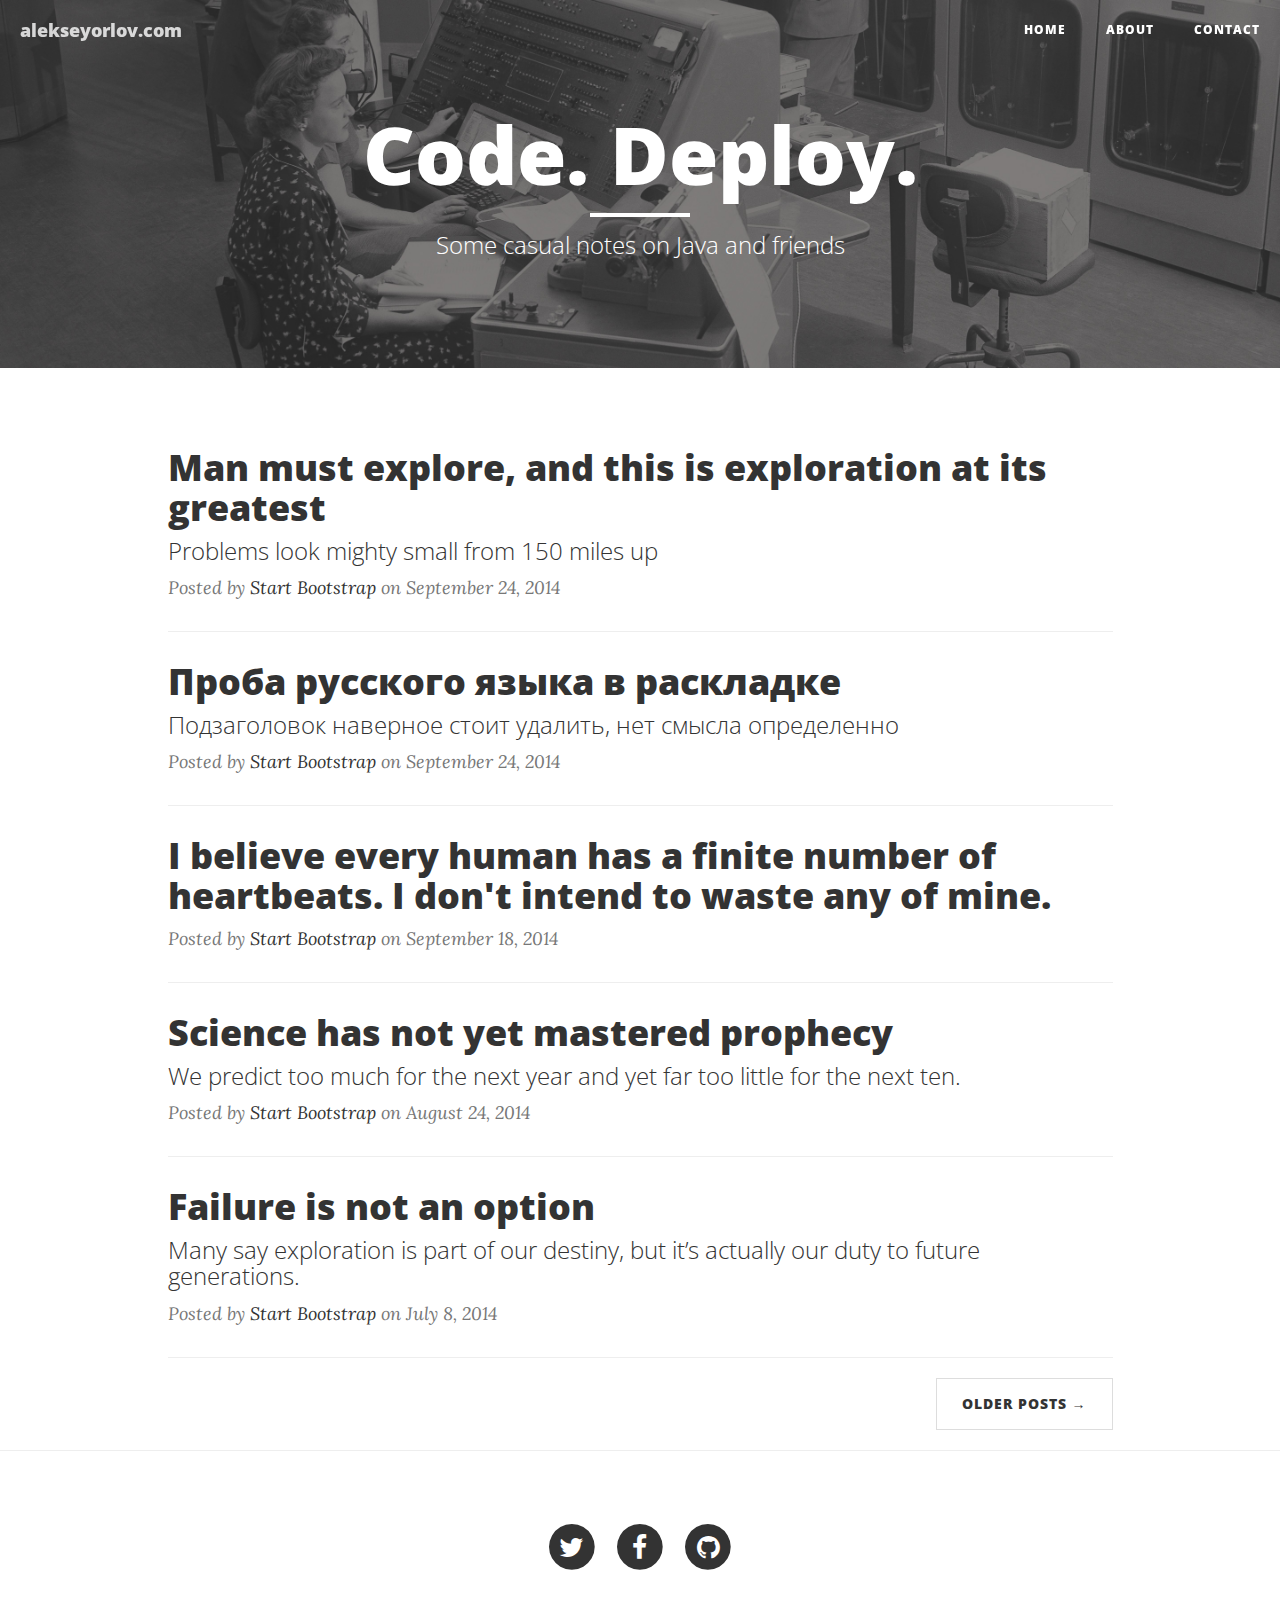
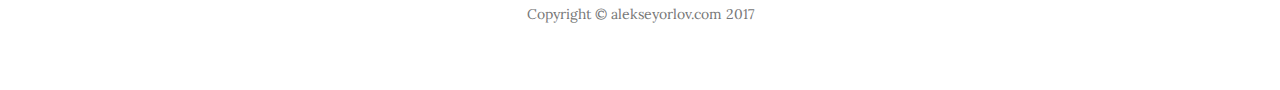
<file: index.html>
<!DOCTYPE html>
<html lang="en">

<head>

    <meta charset="utf-8">
    <meta http-equiv="X-UA-Compatible" content="IE=edge">
    <meta name="viewport" content="width=device-width, initial-scale=1">
    <meta name="description" content="">
    <meta name="author" content="">

    <title>Clean Blog</title>

    <!-- Bootstrap Core CSS -->
    <link href="vendor/bootstrap/css/bootstrap.min.css" rel="stylesheet">

    <!-- Theme CSS -->
    <link href="css/clean-blog.css" rel="stylesheet">

    <!-- Custom Fonts -->
    <link href="vendor/font-awesome/css/font-awesome.min.css" rel="stylesheet" type="text/css">
    <link href='https://fonts.googleapis.com/css?family=Lora:400,700,400italic,700italic' rel='stylesheet' type='text/css'>
    <link href='https://fonts.googleapis.com/css?family=Open+Sans:300italic,400italic,600italic,700italic,800italic,400,300,600,700,800' rel='stylesheet' type='text/css'>

    <!-- HTML5 Shim and Respond.js IE8 support of HTML5 elements and media queries -->
    <!-- WARNING: Respond.js doesn't work if you view the page via file:// -->
    <!--[if lt IE 9]>
        <script src="https://oss.maxcdn.com/libs/html5shiv/3.7.0/html5shiv.js"></script>
        <script src="https://oss.maxcdn.com/libs/respond.js/1.4.2/respond.min.js"></script>
    <![endif]-->

</head>

<body>

    <!-- Navigation -->
    <nav class="navbar navbar-default navbar-custom navbar-fixed-top">
        <div class="container-fluid">
            <!-- Brand and toggle get grouped for better mobile display -->
            <div class="navbar-header page-scroll">
                <button type="button" class="navbar-toggle" data-toggle="collapse" data-target="#bs-example-navbar-collapse-1">
                    <span class="sr-only">Toggle navigation</span>
                    Menu <i class="fa fa-bars"></i>
                </button>
                <a class="navbar-brand" href="index.html">alekseyorlov.com</a>
            </div>

            <!-- Collect the nav links, forms, and other content for toggling -->
            <div class="collapse navbar-collapse" id="bs-example-navbar-collapse-1">
                <ul class="nav navbar-nav navbar-right">
                    <li>
                        <a href="index.html">Home</a>
                    </li>
                    <li>
                        <a href="about.html">About</a>
                    </li>
                    <li>
                        <a href="contact.html">Contact</a>
                    </li>
                </ul>
            </div>
            <!-- /.navbar-collapse -->
        </div>
        <!-- /.container -->
    </nav>

    <!-- Page Header -->
    <!-- Set your background image for this header on the line below. -->
    <header class="intro-header" style="background-image: url('img/home-bg.jpg');">
        <div class="container">
            <div class="row">
                <div class="col-lg-10 col-lg-offset-1 col-md-10 col-md-offset-1">
                    <div class="site-heading">
                        <h1>Code. Deploy.</h1>
                        <hr class="small">
                        <span class="subheading">Some casual notes on Java and friends</span>
                    </div>
                </div>
            </div>
        </div>
    </header>

    <!-- Main Content -->
    <div class="container">
        <div class="row">
            <div class="col-lg-10 col-lg-offset-1 col-md-10 col-md-offset-1">
                <div class="post-preview">
                    <a href="post.html">
                        <h2 class="post-title">
                            Man must explore, and this is exploration at its greatest
                        </h2>
                        <h3 class="post-subtitle">
                            Problems look mighty small from 150 miles up
                        </h3>
                    </a>
                    <p class="post-meta">Posted by <a href="#">Start Bootstrap</a> on September 24, 2014</p>
                </div>
                <hr>
                <div class="post-preview">
                    <a href="post.html">
                        <h2 class="post-title">
                            Проба русского языка в раскладке
                        </h2>
                        <h3 class="post-subtitle">
                            Подзаголовок наверное стоит удалить, нет смысла определенно
                        </h3>
                    </a>
                    <p class="post-meta">Posted by <a href="#">Start Bootstrap</a> on September 24, 2014</p>
                </div>
                <hr>
                <div class="post-preview">
                    <a href="post.html">
                        <h2 class="post-title">
                            I believe every human has a finite number of heartbeats. I don't intend to waste any of mine.
                        </h2>
                    </a>
                    <p class="post-meta">Posted by <a href="#">Start Bootstrap</a> on September 18, 2014</p>
                </div>
                <hr>
                <div class="post-preview">
                    <a href="post.html">
                        <h2 class="post-title">
                            Science has not yet mastered prophecy
                        </h2>
                        <h3 class="post-subtitle">
                            We predict too much for the next year and yet far too little for the next ten.
                        </h3>
                    </a>
                    <p class="post-meta">Posted by <a href="#">Start Bootstrap</a> on August 24, 2014</p>
                </div>
                <hr>
                <div class="post-preview">
                    <a href="post.html">
                        <h2 class="post-title">
                            Failure is not an option
                        </h2>
                        <h3 class="post-subtitle">
                            Many say exploration is part of our destiny, but it’s actually our duty to future generations.
                        </h3>
                    </a>
                    <p class="post-meta">Posted by <a href="#">Start Bootstrap</a> on July 8, 2014</p>
                </div>
                <hr>
                <!-- Pager -->
                <ul class="pager">
                    <li class="next">
                        <a href="#">Older Posts &rarr;</a>
                    </li>
                </ul>
            </div>
        </div>
    </div>

    <hr>

    <!-- Footer -->
    <footer>
        <div class="container">
            <div class="row">
                <div class="col-lg-10 col-lg-offset-1 col-md-10 col-md-offset-1">
                    <ul class="list-inline text-center">
                        <li>
                            <a href="#">
                                <span class="fa-stack fa-lg">
                                    <i class="fa fa-circle fa-stack-2x"></i>
                                    <i class="fa fa-twitter fa-stack-1x fa-inverse"></i>
                                </span>
                            </a>
                        </li>
                        <li>
                            <a href="#">
                                <span class="fa-stack fa-lg">
                                    <i class="fa fa-circle fa-stack-2x"></i>
                                    <i class="fa fa-facebook fa-stack-1x fa-inverse"></i>
                                </span>
                            </a>
                        </li>
                        <li>
                            <a href="#">
                                <span class="fa-stack fa-lg">
                                    <i class="fa fa-circle fa-stack-2x"></i>
                                    <i class="fa fa-github fa-stack-1x fa-inverse"></i>
                                </span>
                            </a>
                        </li>
                    </ul>
                    <p class="copyright text-muted">Copyright &copy; alekseyorlov.com 2017</p>
                </div>
            </div>
        </div>
    </footer>

    <!-- jQuery -->
    <script src="vendor/jquery/jquery.min.js"></script>

    <!-- Bootstrap Core JavaScript -->
    <script src="vendor/bootstrap/js/bootstrap.min.js"></script>

    <!-- Contact Form JavaScript -->
    <script src="js/jqBootstrapValidation.js"></script>
    <script src="js/contact_me.js"></script>

    <!-- Theme JavaScript -->
    <script src="js/clean-blog.min.js"></script>

</body>

</html>
</file>
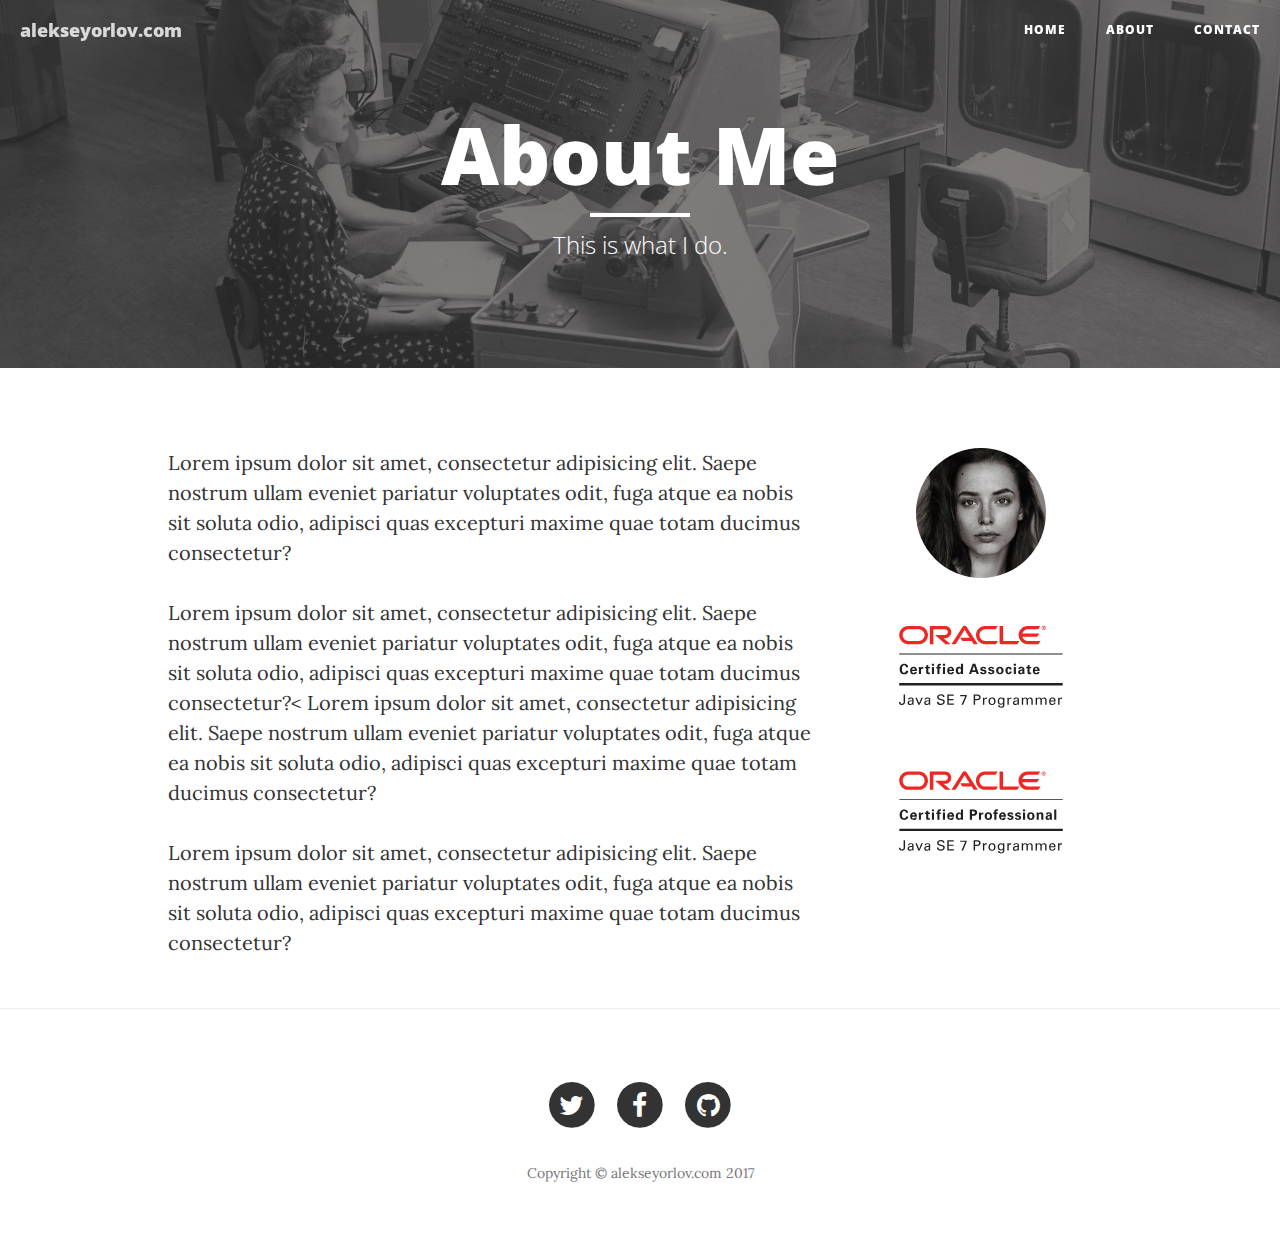
<file: about.html>
<!DOCTYPE html>
<html lang="en">

<head>

    <meta charset="utf-8">
    <meta http-equiv="X-UA-Compatible" content="IE=edge">
    <meta name="viewport" content="width=device-width, initial-scale=1">
    <meta name="description" content="">
    <meta name="author" content="">

    <title>Clean Blog - About</title>

    <!-- Bootstrap Core CSS -->
    <link href="vendor/bootstrap/css/bootstrap.min.css" rel="stylesheet">

    <!-- Theme CSS -->
    <link href="css/clean-blog.css" rel="stylesheet">

    <!-- Custom Fonts -->
    <link href="vendor/font-awesome/css/font-awesome.min.css" rel="stylesheet" type="text/css">
    <link href='https://fonts.googleapis.com/css?family=Lora:400,700,400italic,700italic' rel='stylesheet' type='text/css'>
    <link href='https://fonts.googleapis.com/css?family=Open+Sans:300italic,400italic,600italic,700italic,800italic,400,300,600,700,800' rel='stylesheet' type='text/css'>

    <!-- HTML5 Shim and Respond.js IE8 support of HTML5 elements and media queries -->
    <!-- WARNING: Respond.js doesn't work if you view the page via file:// -->
    <!--[if lt IE 9]>
        <script src="https://oss.maxcdn.com/libs/html5shiv/3.7.0/html5shiv.js"></script>
        <script src="https://oss.maxcdn.com/libs/respond.js/1.4.2/respond.min.js"></script>
    <![endif]-->

</head>

<body>

    <!-- Navigation -->
    <nav class="navbar navbar-default navbar-custom navbar-fixed-top">
        <div class="container-fluid">
            <!-- Brand and toggle get grouped for better mobile display -->
            <div class="navbar-header page-scroll">
                <button type="button" class="navbar-toggle" data-toggle="collapse" data-target="#bs-example-navbar-collapse-1">
                    <span class="sr-only">Toggle navigation</span>
                    Menu <i class="fa fa-bars"></i>
                </button>
                <a class="navbar-brand" href="index.html">alekseyorlov.com</a>
            </div>

            <!-- Collect the nav links, forms, and other content for toggling -->
            <div class="collapse navbar-collapse" id="bs-example-navbar-collapse-1">
                <ul class="nav navbar-nav navbar-right">
                    <li>
                        <a href="index.html">Home</a>
                    </li>
                    <li>
                        <a href="about.html">About</a>
                    </li>
                    <li>
                        <a href="contact.html">Contact</a>
                    </li>
                </ul>
            </div>
            <!-- /.navbar-collapse -->
        </div>
        <!-- /.container -->
    </nav>

    <!-- Page Header -->
    <!-- Set your background image for this header on the line below. -->
    <header class="intro-header" style="background-image: url('img/home-bg.jpg');">
        <div class="container">
            <div class="row">
                <div class="col-lg-10 col-lg-offset-1 col-md-10 col-md-offset-1">
                    <div class="page-heading">
                        <h1>About Me</h1>
                        <hr class="small">
                        <span class="subheading">This is what I do.</span>
                    </div>
                </div>
            </div>
        </div>
    </header>

    <!-- Main Content -->
    <div class="container">
        <!-- <div class="row">
            <div class="col-lg-12">
                <img src="img/avatar.jpg" width="130" height="130" class="img-circle center-block" />
            </div>
        </div> -->
        <div class="row">
            <div class="col-lg-7 col-lg-offset-1 col-md-10 col-md-offset-1">
                <p>Lorem ipsum dolor sit amet, consectetur adipisicing elit. Saepe nostrum ullam eveniet pariatur voluptates odit, fuga atque ea nobis sit soluta odio, adipisci quas excepturi maxime quae totam ducimus consectetur?</p>
                <p>Lorem ipsum dolor sit amet, consectetur adipisicing elit. Saepe nostrum ullam eveniet pariatur voluptates odit, fuga atque ea nobis sit soluta odio, adipisci quas excepturi maxime quae totam ducimus consectetur?<
                Lorem ipsum dolor sit amet, consectetur adipisicing elit. Saepe nostrum ullam eveniet pariatur voluptates odit, fuga atque ea nobis sit soluta odio, adipisci quas excepturi maxime quae totam ducimus consectetur?</p>
                <p>Lorem ipsum dolor sit amet, consectetur adipisicing elit. Saepe nostrum ullam eveniet pariatur voluptates odit, fuga atque ea nobis sit soluta odio, adipisci quas excepturi maxime quae totam ducimus consectetur?</p>
            </div>
            <div class="col-lg-3">
              <p><img src="img/avatar.jpg" width="130" height="130" class="img-circle center-block" /></p>
              <p><img src="img/OCA_JavaSE7Programmer.svg" width="200" class="center-block" /></p>
              <p><img src="img/OCP_JavaSE7Programmer.svg" width="200" class="center-block" /></p>
            </div>
        </div>
    </div>
<hr>

    <!-- Footer -->
    <footer>
        <div class="container">
            <div class="row">
                <div class="col-lg-10 col-lg-offset-1 col-md-10 col-md-offset-1">
                    <ul class="list-inline text-center">
                        <li>
                            <a href="#">
                                <span class="fa-stack fa-lg">
                                    <i class="fa fa-circle fa-stack-2x"></i>
                                    <i class="fa fa-twitter fa-stack-1x fa-inverse"></i>
                                </span>
                            </a>
                        </li>
                        <li>
                            <a href="#">
                                <span class="fa-stack fa-lg">
                                    <i class="fa fa-circle fa-stack-2x"></i>
                                    <i class="fa fa-facebook fa-stack-1x fa-inverse"></i>
                                </span>
                            </a>
                        </li>
                        <li>
                            <a href="#">
                                <span class="fa-stack fa-lg">
                                    <i class="fa fa-circle fa-stack-2x"></i>
                                    <i class="fa fa-github fa-stack-1x fa-inverse"></i>
                                </span>
                            </a>
                        </li>
                    </ul>
                    <p class="copyright text-muted">Copyright &copy; alekseyorlov.com 2017</p>
                </div>
            </div>
        </div>
    </footer>

    <!-- jQuery -->
    <script src="vendor/jquery/jquery.min.js"></script>

    <!-- Bootstrap Core JavaScript -->
    <script src="vendor/bootstrap/js/bootstrap.min.js"></script>

    <!-- Contact Form JavaScript -->
    <script src="js/jqBootstrapValidation.js"></script>
    <script src="js/contact_me.js"></script>

    <!-- Theme JavaScript -->
    <script src="js/clean-blog.min.js"></script>

</body>

</html>
</file>
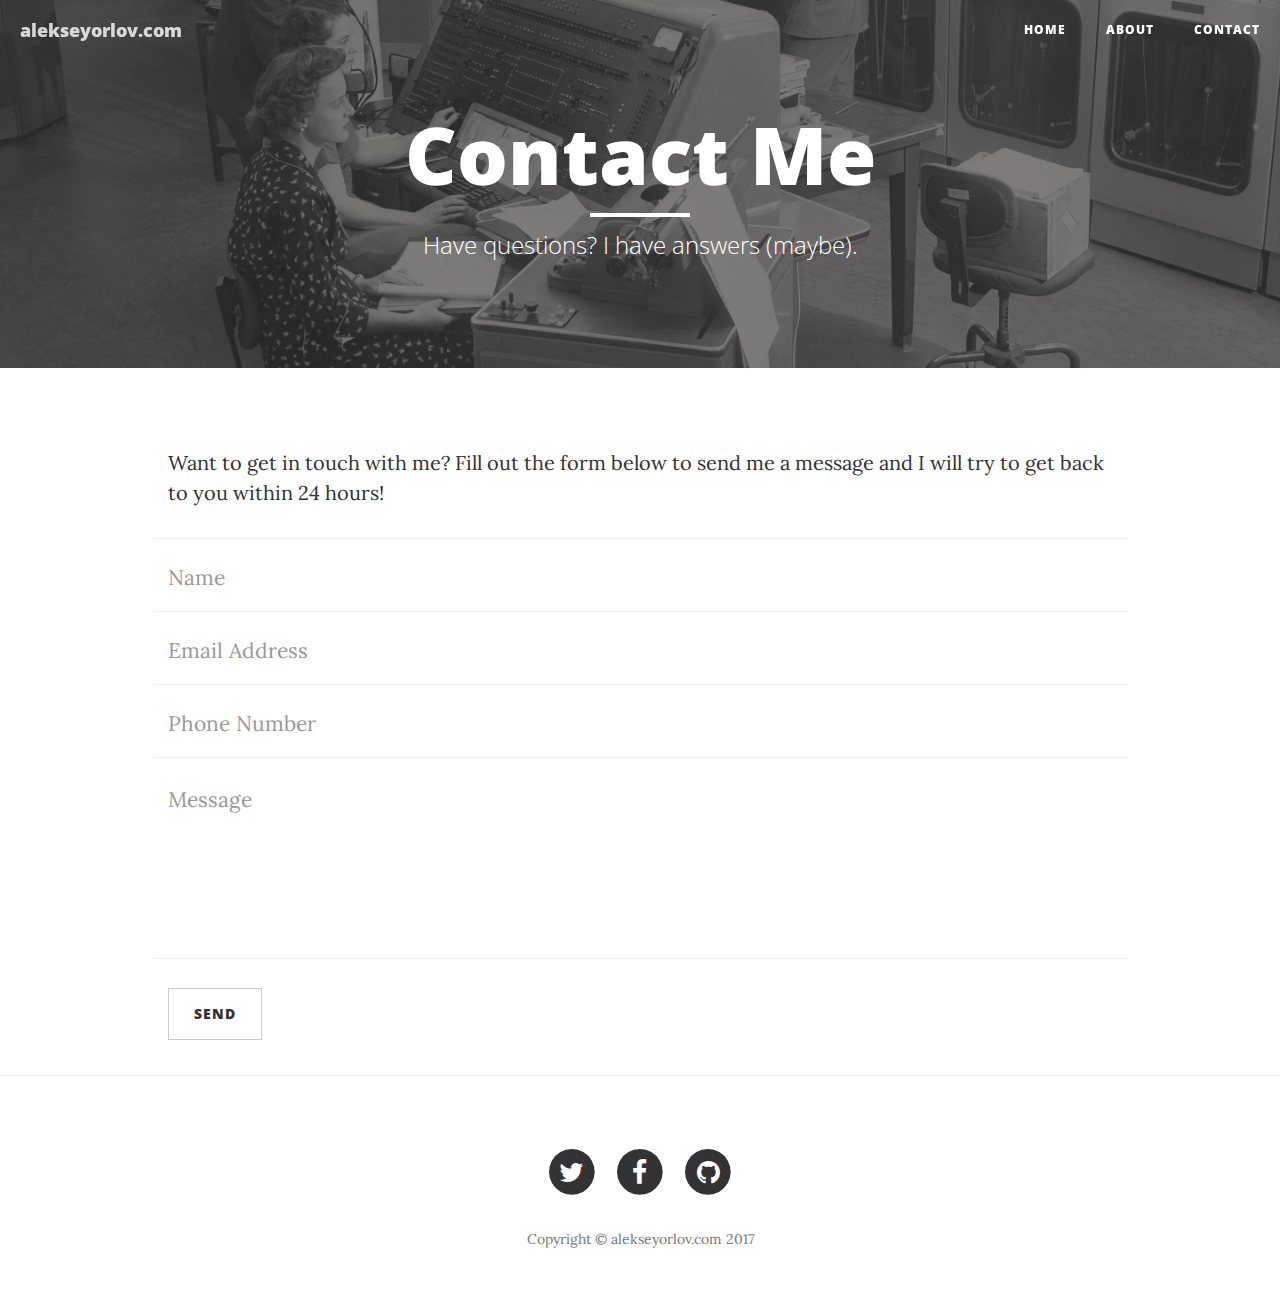
<file: contact.html>
<!DOCTYPE html>
<html lang="en">

<head>

    <meta charset="utf-8">
    <meta http-equiv="X-UA-Compatible" content="IE=edge">
    <meta name="viewport" content="width=device-width, initial-scale=1">
    <meta name="description" content="">
    <meta name="author" content="">

    <title>Clean Blog - Contact</title>

    <!-- Bootstrap Core CSS -->
    <link href="vendor/bootstrap/css/bootstrap.min.css" rel="stylesheet">

    <!-- Theme CSS -->
    <link href="css/clean-blog.css" rel="stylesheet">

    <!-- Custom Fonts -->
    <link href="vendor/font-awesome/css/font-awesome.min.css" rel="stylesheet" type="text/css">
    <link href='https://fonts.googleapis.com/css?family=Lora:400,700,400italic,700italic' rel='stylesheet' type='text/css'>
    <link href='https://fonts.googleapis.com/css?family=Open+Sans:300italic,400italic,600italic,700italic,800italic,400,300,600,700,800' rel='stylesheet' type='text/css'>

    <!-- HTML5 Shim and Respond.js IE8 support of HTML5 elements and media queries -->
    <!-- WARNING: Respond.js doesn't work if you view the page via file:// -->
    <!--[if lt IE 9]>
        <script src="https://oss.maxcdn.com/libs/html5shiv/3.7.0/html5shiv.js"></script>
        <script src="https://oss.maxcdn.com/libs/respond.js/1.4.2/respond.min.js"></script>
    <![endif]-->

</head>

<body>

    <!-- Navigation -->
    <nav class="navbar navbar-default navbar-custom navbar-fixed-top">
        <div class="container-fluid">
            <!-- Brand and toggle get grouped for better mobile display -->
            <div class="navbar-header page-scroll">
                <button type="button" class="navbar-toggle" data-toggle="collapse" data-target="#bs-example-navbar-collapse-1">
                    <span class="sr-only">Toggle navigation</span>
                    Menu <i class="fa fa-bars"></i>
                </button>
                <a class="navbar-brand" href="index.html">alekseyorlov.com</a>
            </div>

            <!-- Collect the nav links, forms, and other content for toggling -->
            <div class="collapse navbar-collapse" id="bs-example-navbar-collapse-1">
                <ul class="nav navbar-nav navbar-right">
                    <li>
                        <a href="index.html">Home</a>
                    </li>
                    <li>
                        <a href="about.html">About</a>
                    </li>
                    <li>
                        <a href="contact.html">Contact</a>
                    </li>
                </ul>
            </div>
            <!-- /.navbar-collapse -->
        </div>
        <!-- /.container -->
    </nav>

    <!-- Page Header -->
    <!-- Set your background image for this header on the line below. -->
    <header class="intro-header" style="background-image: url('img/home-bg.jpg');">
        <div class="container">
            <div class="row">
                <div class="col-lg-10 col-lg-offset-1 col-md-10 col-md-offset-1">
                    <div class="page-heading">
                        <h1>Contact Me</h1>
                        <hr class="small">
                        <span class="subheading">Have questions? I have answers (maybe).</span>
                    </div>
                </div>
            </div>
        </div>
    </header>

    <!-- Main Content -->
    <div class="container">
        <div class="row">
            <div class="col-lg-10 col-lg-offset-1 col-md-10 col-md-offset-1">
                <p>Want to get in touch with me? Fill out the form below to send me a message and I will try to get back to you within 24 hours!</p>
                <!-- Contact Form - Enter your email address on line 19 of the mail/contact_me.php file to make this form work. -->
                <!-- WARNING: Some web hosts do not allow emails to be sent through forms to common mail hosts like Gmail or Yahoo. It's recommended that you use a private domain email address! -->
                <!-- NOTE: To use the contact form, your site must be on a live web host with PHP! The form will not work locally! -->
                <form name="sentMessage" id="contactForm" novalidate>
                    <div class="row control-group">
                        <div class="form-group col-xs-12 floating-label-form-group controls">
                            <label>Name</label>
                            <input type="text" class="form-control" placeholder="Name" id="name" required data-validation-required-message="Please enter your name.">
                            <p class="help-block text-danger"></p>
                        </div>
                    </div>
                    <div class="row control-group">
                        <div class="form-group col-xs-12 floating-label-form-group controls">
                            <label>Email Address</label>
                            <input type="email" class="form-control" placeholder="Email Address" id="email" required data-validation-required-message="Please enter your email address.">
                            <p class="help-block text-danger"></p>
                        </div>
                    </div>
                    <div class="row control-group">
                        <div class="form-group col-xs-12 floating-label-form-group controls">
                            <label>Phone Number</label>
                            <input type="tel" class="form-control" placeholder="Phone Number" id="phone" required data-validation-required-message="Please enter your phone number.">
                            <p class="help-block text-danger"></p>
                        </div>
                    </div>
                    <div class="row control-group">
                        <div class="form-group col-xs-12 floating-label-form-group controls">
                            <label>Message</label>
                            <textarea rows="5" class="form-control" placeholder="Message" id="message" required data-validation-required-message="Please enter a message."></textarea>
                            <p class="help-block text-danger"></p>
                        </div>
                    </div>
                    <br>
                    <div id="success"></div>
                    <div class="row">
                        <div class="form-group col-xs-12">
                            <button type="submit" class="btn btn-default">Send</button>
                        </div>
                    </div>
                </form>
            </div>
        </div>
    </div>

    <hr>

    <!-- Footer -->
    <footer>
        <div class="container">
            <div class="row">
                <div class="col-lg-10 col-lg-offset-1 col-md-10 col-md-offset-1">
                    <ul class="list-inline text-center">
                        <li>
                            <a href="#">
                                <span class="fa-stack fa-lg">
                                    <i class="fa fa-circle fa-stack-2x"></i>
                                    <i class="fa fa-twitter fa-stack-1x fa-inverse"></i>
                                </span>
                            </a>
                        </li>
                        <li>
                            <a href="#">
                                <span class="fa-stack fa-lg">
                                    <i class="fa fa-circle fa-stack-2x"></i>
                                    <i class="fa fa-facebook fa-stack-1x fa-inverse"></i>
                                </span>
                            </a>
                        </li>
                        <li>
                            <a href="#">
                                <span class="fa-stack fa-lg">
                                    <i class="fa fa-circle fa-stack-2x"></i>
                                    <i class="fa fa-github fa-stack-1x fa-inverse"></i>
                                </span>
                            </a>
                        </li>
                    </ul>
                    <p class="copyright text-muted">Copyright &copy; alekseyorlov.com 2017</p>
                </div>
            </div>
        </div>
    </footer>

    <!-- jQuery -->
    <script src="vendor/jquery/jquery.min.js"></script>

    <!-- Bootstrap Core JavaScript -->
    <script src="vendor/bootstrap/js/bootstrap.min.js"></script>

    <!-- Contact Form JavaScript -->
    <script src="js/jqBootstrapValidation.js"></script>
    <script src="js/contact_me.js"></script>

    <!-- Theme JavaScript -->
    <script src="js/clean-blog.min.js"></script>

</body>

</html>
</file>
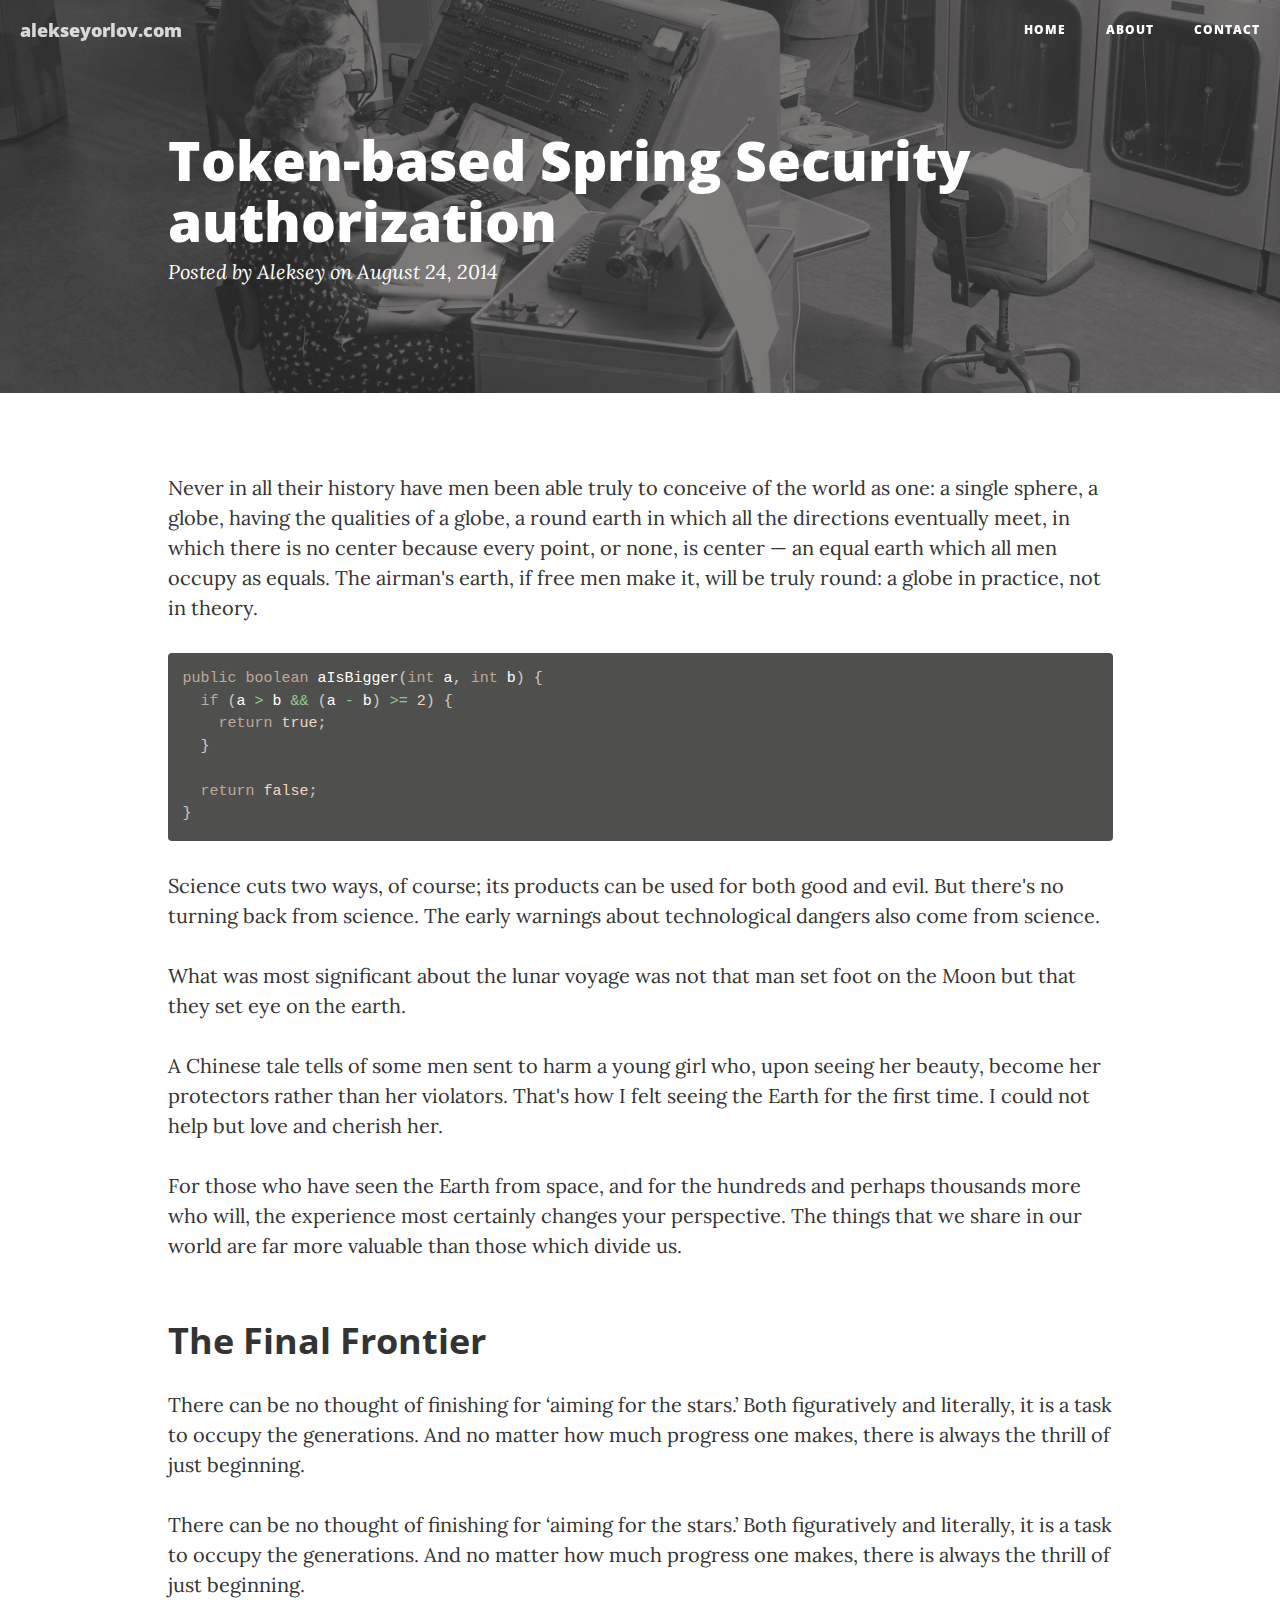
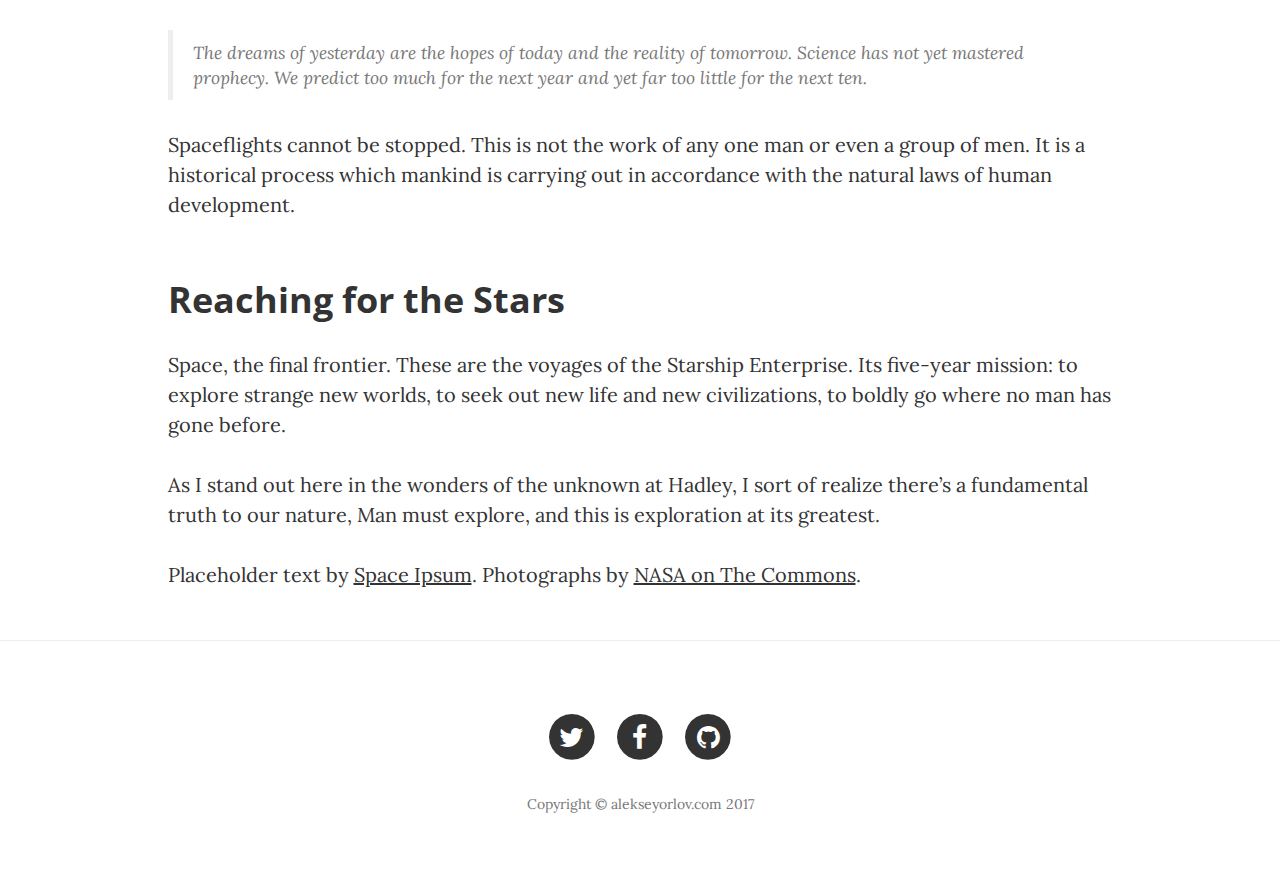
<file: post.html>
<!DOCTYPE html>
<html lang="en">

<head>

    <meta charset="utf-8">
    <meta http-equiv="X-UA-Compatible" content="IE=edge">
    <meta name="viewport" content="width=device-width, initial-scale=1">
    <meta name="description" content="">
    <meta name="author" content="">

    <title>Clean Blog - Sample Post</title>

    <!-- Bootstrap Core CSS -->
    <link href="vendor/bootstrap/css/bootstrap.min.css" rel="stylesheet">

    <!-- Theme CSS -->
    <link href="css/clean-blog.css" rel="stylesheet">
    <link href="css/prism.css" rel="stylesheet">

    <!-- Custom Fonts -->
    <link href="vendor/font-awesome/css/font-awesome.min.css" rel="stylesheet" type="text/css">
    <link href='https://fonts.googleapis.com/css?family=Lora:400,700,400italic,700italic' rel='stylesheet' type='text/css'>
    <link href='https://fonts.googleapis.com/css?family=Open+Sans:300italic,400italic,600italic,700italic,800italic,400,300,600,700,800' rel='stylesheet' type='text/css'>

    <!-- HTML5 Shim and Respond.js IE8 support of HTML5 elements and media queries -->
    <!-- WARNING: Respond.js doesn't work if you view the page via file:// -->
    <!--[if lt IE 9]>
        <script src="https://oss.maxcdn.com/libs/html5shiv/3.7.0/html5shiv.js"></script>
        <script src="https://oss.maxcdn.com/libs/respond.js/1.4.2/respond.min.js"></script>
    <![endif]-->

</head>

<body>

    <!-- Navigation -->
    <nav class="navbar navbar-default navbar-custom navbar-fixed-top">
        <div class="container-fluid">
            <!-- Brand and toggle get grouped for better mobile display -->
            <div class="navbar-header page-scroll">
                <button type="button" class="navbar-toggle" data-toggle="collapse" data-target="#bs-example-navbar-collapse-1">
                    <span class="sr-only">Toggle navigation</span>
                    Menu <i class="fa fa-bars"></i>
                </button>
                <a class="navbar-brand" href="index.html">alekseyorlov.com</a>
            </div>

            <!-- Collect the nav links, forms, and other content for toggling -->
            <div class="collapse navbar-collapse" id="bs-example-navbar-collapse-1">
                <ul class="nav navbar-nav navbar-right">
                    <li>
                        <a href="index.html">Home</a>
                    </li>
                    <li>
                        <a href="about.html">About</a>
                    </li>
                    <li>
                        <a href="contact.html">Contact</a>
                    </li>
                </ul>
            </div>
            <!-- /.navbar-collapse -->
        </div>
        <!-- /.container -->
    </nav>

    <!-- Page Header -->
    <!-- Set your background image for this header on the line below. -->
    <header class="intro-header" style="background-image: url('img/home-bg.jpg');">
        <div class="container">
            <div class="row">
                <div class="col-lg-10 col-lg-offset-1 col-md-10 col-md-offset-1">
                    <div class="post-heading">
                        <h1>Token-based Spring Security authorization</h1>
                        <span class="meta">Posted by <a href="#">Aleksey</a> on August 24, 2014</span>
                    </div>
                </div>
            </div>
        </div>
    </header>

    <!-- Post Content -->
    <article>
        <div class="container">
            <div class="row">
                <div class="col-lg-10 col-lg-offset-1 col-md-10 col-md-offset-1">
                    <p>Never in all their history have men been able truly to conceive of the world as one: a single sphere, a globe, having the qualities of a globe, a round earth in which all the directions eventually meet, in which there is no center because every point, or none, is center — an equal earth which all men occupy as equals. The airman's earth, if free men make it, will be truly round: a globe in practice, not in theory.</p>
                    <p><pre><code class="language-java">public boolean aIsBigger(int a, int b) {
  if (a > b && (a - b) >= 2) {
    return true;
  }

  return false;
}</code></pre></p>
                    <p>Science cuts two ways, of course; its products can be used for both good and evil. But there's no turning back from science. The early warnings about technological dangers also come from science.</p>

                    <p>What was most significant about the lunar voyage was not that man set foot on the Moon but that they set eye on the earth.</p>

                    <p>A Chinese tale tells of some men sent to harm a young girl who, upon seeing her beauty, become her protectors rather than her violators. That's how I felt seeing the Earth for the first time. I could not help but love and cherish her.</p>

                    <p>For those who have seen the Earth from space, and for the hundreds and perhaps thousands more who will, the experience most certainly changes your perspective. The things that we share in our world are far more valuable than those which divide us.</p>

                    <h2 class="section-heading">The Final Frontier</h2>

                    <p>There can be no thought of finishing for ‘aiming for the stars.’ Both figuratively and literally, it is a task to occupy the generations. And no matter how much progress one makes, there is always the thrill of just beginning.</p>

                    <p>There can be no thought of finishing for ‘aiming for the stars.’ Both figuratively and literally, it is a task to occupy the generations. And no matter how much progress one makes, there is always the thrill of just beginning.</p>

                    <blockquote>The dreams of yesterday are the hopes of today and the reality of tomorrow. Science has not yet mastered prophecy. We predict too much for the next year and yet far too little for the next ten.</blockquote>

                    <p>Spaceflights cannot be stopped. This is not the work of any one man or even a group of men. It is a historical process which mankind is carrying out in accordance with the natural laws of human development.</p>

                    <h2 class="section-heading">Reaching for the Stars</h2>

                    <p>Space, the final frontier. These are the voyages of the Starship Enterprise. Its five-year mission: to explore strange new worlds, to seek out new life and new civilizations, to boldly go where no man has gone before.</p>

                    <p>As I stand out here in the wonders of the unknown at Hadley, I sort of realize there’s a fundamental truth to our nature, Man must explore, and this is exploration at its greatest.</p>

                    <p>Placeholder text by <a href="http://spaceipsum.com/">Space Ipsum</a>. Photographs by <a href="https://www.flickr.com/photos/nasacommons/">NASA on The Commons</a>.</p>
                </div>
            </div>
        </div>
    </article>

    <hr>

    <!-- Footer -->
    <footer>
        <div class="container">
            <div class="row">
                <div class="col-lg-10 col-lg-offset-1 col-md-10 col-md-offset-1">
                    <ul class="list-inline text-center">
                        <li>
                            <a href="#">
                                <span class="fa-stack fa-lg">
                                    <i class="fa fa-circle fa-stack-2x"></i>
                                    <i class="fa fa-twitter fa-stack-1x fa-inverse"></i>
                                </span>
                            </a>
                        </li>
                        <li>
                            <a href="#">
                                <span class="fa-stack fa-lg">
                                    <i class="fa fa-circle fa-stack-2x"></i>
                                    <i class="fa fa-facebook fa-stack-1x fa-inverse"></i>
                                </span>
                            </a>
                        </li>
                        <li>
                            <a href="#">
                                <span class="fa-stack fa-lg">
                                    <i class="fa fa-circle fa-stack-2x"></i>
                                    <i class="fa fa-github fa-stack-1x fa-inverse"></i>
                                </span>
                            </a>
                        </li>
                    </ul>
                    <p class="copyright text-muted">Copyright &copy; alekseyorlov.com 2017</p>
                </div>
            </div>
        </div>
    </footer>

    <!-- jQuery -->
    <script src="vendor/jquery/jquery.min.js"></script>

    <!-- Bootstrap Core JavaScript -->
    <script src="vendor/bootstrap/js/bootstrap.min.js"></script>

    <!-- Contact Form JavaScript -->
    <script src="js/jqBootstrapValidation.js"></script>
    <script src="js/contact_me.js"></script>

    <!-- Theme JavaScript -->
    <script src="js/clean-blog.min.js"></script>

    <!-- Prism -->
    <script src="js/prism.js"></script>
</body>

</html>
</file>
<file: css/clean-blog.css>
body {
  font-family: 'Lora', 'Times New Roman', serif;
  font-size: 20px;
  color: #333333;
}
.margin-top-xs {
  margin-top: 8px;
}
.margin-top-sm {
  margin-top: 15px;
}
.margin-top-md {
  margin-top: 30px;
}
.margin-top-lg {
  margin-top: 60px;
}
.margin-bottom-xs {
  margin-bottom: 8px;
}
.margin-bottom-sm {
  margin-bottom: 15px;
}
.margin-bottom-md {
  margin-bottom: 30px;
}
.margin-bottom-lg {
  margin-bottom: 60px;
}
p {
  line-height: 1.5;
  margin: 30px 0;
}
p a {
  text-decoration: underline;
}
h1,
h2,
h3,
h4,
h5,
h6 {
  font-family: 'Open Sans', 'Helvetica Neue', Helvetica, Arial, sans-serif;
  font-weight: 800;
}
a {
  color: #333333;
}
a:hover,
a:focus {
  color: #88786d;
}
a img:hover,
a img:focus {
  cursor: zoom-in;
}
blockquote {
  color: #777777;
  font-style: italic;
}
hr.small {
  max-width: 100px;
  margin: 15px auto;
  border-width: 4px;
  border-color: white;
}
.navbar-custom {
  position: absolute;
  top: 0;
  left: 0;
  width: 100%;
  z-index: 3;
  font-family: 'Open Sans', 'Helvetica Neue', Helvetica, Arial, sans-serif;
}
.navbar-custom .navbar-brand {
  font-weight: 800;
}
.navbar-custom .navbar-header .navbar-toggle {
  color: #777777;
  font-weight: 800;
  text-transform: uppercase;
  font-size: 12px;
}
.navbar-custom .nav li a {
  text-transform: uppercase;
  font-size: 12px;
  font-weight: 800;
  letter-spacing: 1px;
}
@media only screen and (min-width: 768px) {
  .navbar-custom {
    background: transparent;
    border-bottom: 1px solid transparent;
  }
  .navbar-custom .navbar-brand {
    color: white;
    padding: 20px;
  }
  .navbar-custom .navbar-brand:hover,
  .navbar-custom .navbar-brand:focus {
    color: rgba(255, 255, 255, 0.8);
  }
  .navbar-custom .nav li a {
    color: white;
    padding: 20px;
  }
  .navbar-custom .nav li a:hover,
  .navbar-custom .nav li a:focus {
    color: rgba(255, 255, 255, 0.8);
  }
  .navbar-custom .nav li ul.dropdown-menu a {
    color: #333333;
  }
  .navbar-custom .nav li ul.dropdown-menu a:hover,
  .navbar-custom .nav li ul.dropdown-menu a:focus {
    color: #88786d;
  }
}
@media only screen and (min-width: 1170px) {
  .navbar-custom {
    -webkit-transition: background-color 0.3s;
    -moz-transition: background-color 0.3s;
    transition: background-color 0.3s;
    /* Force Hardware Acceleration in WebKit */
    -webkit-transform: translate3d(0, 0, 0);
    -moz-transform: translate3d(0, 0, 0);
    -ms-transform: translate3d(0, 0, 0);
    -o-transform: translate3d(0, 0, 0);
    transform: translate3d(0, 0, 0);
    -webkit-backface-visibility: hidden;
    backface-visibility: hidden;
  }
  .navbar-custom.is-fixed {
    /* when the user scrolls down, we hide the header right above the viewport */
    position: fixed;
    top: -61px;
    background-color: rgba(255, 255, 255, 0.9);
    border-bottom: 1px solid #f2f2f2;
    -webkit-transition: -webkit-transform 0.3s;
    -moz-transition: -moz-transform 0.3s;
    transition: transform 0.3s;
  }
  .navbar-custom.is-fixed .navbar-brand {
    color: #333333;
  }
  .navbar-custom.is-fixed .navbar-brand:hover,
  .navbar-custom.is-fixed .navbar-brand:focus {
    color: #88786d;
  }
  .navbar-custom.is-fixed .nav li a {
    color: #333333;
  }
  .navbar-custom.is-fixed .nav li a:hover,
  .navbar-custom.is-fixed .nav li a:focus {
    color: #88786d;
  }
  .navbar-custom.is-visible {
    /* if the user changes the scrolling direction, we show the header */
    -webkit-transform: translate3d(0, 100%, 0);
    -moz-transform: translate3d(0, 100%, 0);
    -ms-transform: translate3d(0, 100%, 0);
    -o-transform: translate3d(0, 100%, 0);
    transform: translate3d(0, 100%, 0);
  }
}
.intro-header {
  background-color: #777777;
  background: no-repeat left top;
  background-attachment: scroll;
  background-position: center top;
  -webkit-background-size: cover;
  -moz-background-size: cover;
  background-size: cover;
  -o-background-size: cover;
  margin-bottom: 50px;
}
.intro-header .site-heading,
.intro-header .post-heading,
.intro-header .page-heading {
  padding: 100px 0 50px;
  color: white;
}
@media only screen and (min-width: 768px) {
  .intro-header .site-heading,
  .intro-header .post-heading,
  .intro-header .page-heading {
    padding: 110px 0;
  }
}
.intro-header .site-heading,
.intro-header .page-heading {
  text-align: center;
}
.intro-header .site-heading h1,
.intro-header .page-heading h1 {
  margin-top: 0;
  font-size: 50px;
}
.intro-header .site-heading .subheading,
.intro-header .page-heading .subheading {
  font-size: 24px;
  line-height: 1.1;
  display: block;
  font-family: 'Open Sans', 'Helvetica Neue', Helvetica, Arial, sans-serif;
  font-weight: 300;
  margin: 10px 0 0;
}
@media only screen and (min-width: 768px) {
  .intro-header .site-heading h1,
  .intro-header .page-heading h1 {
    font-size: 80px;
  }
}
.intro-header .post-heading h1 {
  font-size: 35px;
}
.intro-header .post-heading .subheading,
.intro-header .post-heading .meta {
  line-height: 1.1;
  display: block;
}
.intro-header .post-heading .subheading {
  font-family: 'Open Sans', 'Helvetica Neue', Helvetica, Arial, sans-serif;
  font-size: 24px;
  margin: 10px 0 30px;
  font-weight: 600;
}
.intro-header .post-heading .meta {
  font-family: 'Lora', 'Times New Roman', serif;
  font-style: italic;
  font-weight: 300;
  font-size: 20px;
}
.intro-header .post-heading .meta a {
  color: white;
}
@media only screen and (min-width: 768px) {
  .intro-header .post-heading h1 {
    font-size: 55px;
  }
  .intro-header .post-heading .subheading {
    font-size: 30px;
  }
}
.post-preview > a {
  color: #333333;
}
.post-preview > a:hover,
.post-preview > a:focus {
  text-decoration: none;
  color: #88786d;
}
.post-preview > a > .post-title {
  font-size: 30px;
  margin-top: 30px;
  margin-bottom: 10px;
}
.post-preview > a > .post-subtitle {
  margin: 0;
  font-weight: 300;
  margin-bottom: 10px;
}
.post-preview > .post-meta {
  color: #777777;
  font-size: 18px;
  font-style: italic;
  margin-top: 0;
}
.post-preview > .post-meta > a {
  text-decoration: none;
  color: #333333;
}
.post-preview > .post-meta > a:hover,
.post-preview > .post-meta > a:focus {
  color: #88786d;
  text-decoration: underline;
}
@media only screen and (min-width: 768px) {
  .post-preview > a > .post-title {
    font-size: 36px;
  }
}
.section-heading {
  font-size: 36px;
  margin-top: 60px;
  font-weight: 700;
}
.caption {
  text-align: center;
  font-size: 14px;
  padding: 10px;
  font-style: italic;
  margin: 0;
  display: block;
  border-bottom-right-radius: 5px;
  border-bottom-left-radius: 5px;
}
footer {
  padding: 50px 0 65px;
}
footer .list-inline {
  margin: 0;
  padding: 0;
}
footer .copyright {
  font-size: 14px;
  text-align: center;
  margin-bottom: 0;
}
.floating-label-form-group {
  font-size: 14px;
  position: relative;
  margin-bottom: 0;
  padding-bottom: 0.5em;
  border-bottom: 1px solid #eeeeee;
}
.floating-label-form-group input,
.floating-label-form-group textarea {
  z-index: 1;
  position: relative;
  padding-right: 0;
  padding-left: 0;
  border: none;
  border-radius: 0;
  font-size: 1.5em;
  background: none;
  box-shadow: none !important;
  resize: none;
}
.floating-label-form-group label {
  display: block;
  z-index: 0;
  position: relative;
  top: 2em;
  margin: 0;
  font-size: 0.85em;
  line-height: 1.764705882em;
  vertical-align: middle;
  vertical-align: baseline;
  opacity: 0;
  -webkit-transition: top 0.3s ease,opacity 0.3s ease;
  -moz-transition: top 0.3s ease,opacity 0.3s ease;
  -ms-transition: top 0.3s ease,opacity 0.3s ease;
  transition: top 0.3s ease,opacity 0.3s ease;
}
.floating-label-form-group::not(:first-child) {
  padding-left: 14px;
  border-left: 1px solid #eeeeee;
}
.floating-label-form-group-with-value label {
  top: 0;
  opacity: 1;
}
.floating-label-form-group-with-focus label {
  color: #88786d;
}
form .row:first-child .floating-label-form-group {
  border-top: 1px solid #eeeeee;
}
.btn {
  font-family: 'Open Sans', 'Helvetica Neue', Helvetica, Arial, sans-serif;
  text-transform: uppercase;
  font-size: 14px;
  font-weight: 800;
  letter-spacing: 1px;
  border-radius: 0;
  padding: 15px 25px;
}
.btn-lg {
  font-size: 16px;
  padding: 25px 35px;
}
.btn-default:hover,
.btn-default:focus {
  background-color: #88786d;
  border: 1px solid #88786d;
  color: white;
}
.pager {
  margin: 20px 0 0;
}
.pager li > a,
.pager li > span {
  font-family: 'Open Sans', 'Helvetica Neue', Helvetica, Arial, sans-serif;
  text-transform: uppercase;
  font-size: 14px;
  font-weight: 800;
  letter-spacing: 1px;
  padding: 15px 25px;
  background-color: white;
  border-radius: 0;
}
.pager li > a:hover,
.pager li > a:focus {
  color: white;
  background-color: #88786d;
  border: 1px solid #88786d;
}
.pager .disabled > a,
.pager .disabled > a:hover,
.pager .disabled > a:focus,
.pager .disabled > span {
  color: #777777;
  background-color: #333333;
  cursor: not-allowed;
}
::-moz-selection {
  color: white;
  text-shadow: none;
  background: #88786d;
}
::selection {
  color: white;
  text-shadow: none;
  background: #88786d;
}
img::selection {
  color: white;
  background: transparent;
}
img::-moz-selection {
  color: white;
  background: transparent;
}
body {
  -webkit-tap-highlight-color: #88786d;
}
iframe[name="acclaim-badge"] {
  display: block;
  margin-right: auto;
  margin-left: auto;
}
</file>
<file: css/prism.css>
/* http://prismjs.com/download.html?themes=prism-twilight&languages=markup+css+clike+javascript+java */
/**
 * prism.js Twilight theme
 * Based (more or less) on the Twilight theme originally of Textmate fame.
 * @author Remy Bach
 */
code[class*="language-"],
pre[class*="language-"] {
	color: white;
	font-size: 15px;
	background: none;
	border:none;
	font-family: Consolas, Monaco, 'Andale Mono', 'Ubuntu Mono', monospace;
	text-align: left;
	white-space: pre;
	word-spacing: normal;
	word-break: normal;
	word-wrap: normal;
	line-height: 1.5;

	-moz-tab-size: 4;
	-o-tab-size: 4;
	tab-size: 4;

	-webkit-hyphens: none;
	-moz-hyphens: none;
	-ms-hyphens: none;
	hyphens: none;
}

pre[class*="language-"],
:not(pre) > code[class*="language-"] {
	background: #4f4f4e;
}

/* Code blocks */
pre[class*="language-"] {
	margin: .5em 0;
	overflow: auto;
	padding: 1em;
}

pre[class*="language-"]::-moz-selection {
	/* Firefox */
	background: hsl(200, 4%, 16%); /* #282A2B */
}

pre[class*="language-"]::selection {
	/* Safari */
	background: hsl(200, 4%, 16%); /* #282A2B */
}

/* Text Selection colour */
pre[class*="language-"]::-moz-selection, pre[class*="language-"] ::-moz-selection,
code[class*="language-"]::-moz-selection, code[class*="language-"] ::-moz-selection {
	background: hsla(0, 0%, 93%, 0.15); /* #EDEDED */
}

pre[class*="language-"]::selection, pre[class*="language-"] ::selection,
code[class*="language-"]::selection, code[class*="language-"] ::selection {
	background: hsla(0, 0%, 93%, 0.15); /* #EDEDED */
}

/* Inline code */
:not(pre) > code[class*="language-"] {
	padding: .15em .2em .05em;
	white-space: normal;
}

.token.comment,
.token.prolog,
.token.doctype,
.token.cdata {
	color: hsl(0, 0%, 47%); /* #777777 */
}

.token.punctuation {
	opacity: .7;
}

.namespace {
	opacity: .7;
}

.token.tag,
.token.boolean,
.token.number,
.token.deleted {
	color: #F2D6C2;
}

.token.keyword,
.token.property,
.token.selector,
.token.constant,
.token.symbol,
.token.builtin {
	color: #BFA999;
}

.token.attr-name,
.token.attr-value,
.token.string,
.token.char,
.token.operator,
.token.entity,
.token.url,
.language-css .token.string,
.style .token.string,
.token.variable,
.token.inserted {
	color: #92CA8E;
}

.token.atrule {
	color: hsl(218, 22%, 55%); /* #7587A6 */
}

.token.regex,
.token.important {
	color: hsl(42, 75%, 65%); /* #E9C062 */
}

.token.important,
.token.bold {
	font-weight: bold;
}
.token.italic {
	font-style: italic;
}

.token.entity {
	cursor: help;
}

pre[data-line] {
	padding: 1em 0 1em 3em;
	position: relative;
}

/* Markup */
.language-markup .token.tag,
.language-markup .token.attr-name,
.language-markup .token.punctuation {
	color: hsl(33, 33%, 52%); /* #AC885B */
}

/* Make the tokens sit above the line highlight so the colours don't look faded. */
.token {
	position: relative;
	z-index: 1;
}

.line-highlight {
	background: hsla(0, 0%, 33%, 0.25); /* #545454 */
	background: linear-gradient(to right, hsla(0, 0%, 33%, .1) 70%, hsla(0, 0%, 33%, 0)); /* #545454 */
	border-bottom: 1px dashed hsl(0, 0%, 33%); /* #545454 */
	border-top: 1px dashed hsl(0, 0%, 33%); /* #545454 */
	left: 0;
	line-height: inherit;
	margin-top: 0.75em; /* Same as .prism’s padding-top */
	padding: inherit 0;
	pointer-events: none;
	position: absolute;
	right: 0;
	white-space: pre;
	z-index: 0;
}

.line-highlight:before,
.line-highlight[data-end]:after {
	background-color: hsl(215, 15%, 59%); /* #8794A6 */
	border-radius: 999px;
	box-shadow: 0 1px white;
	color: hsl(24, 20%, 95%); /* #F5F2F0 */
	content: attr(data-start);
	font: bold 65%/1.5 sans-serif;
	left: .6em;
	min-width: 1em;
	padding: 0 .5em;
	position: absolute;
	text-align: center;
	text-shadow: none;
	top: .4em;
	vertical-align: .3em;
}

.line-highlight[data-end]:after {
	bottom: .4em;
	content: attr(data-end);
	top: auto;
}
</file>
